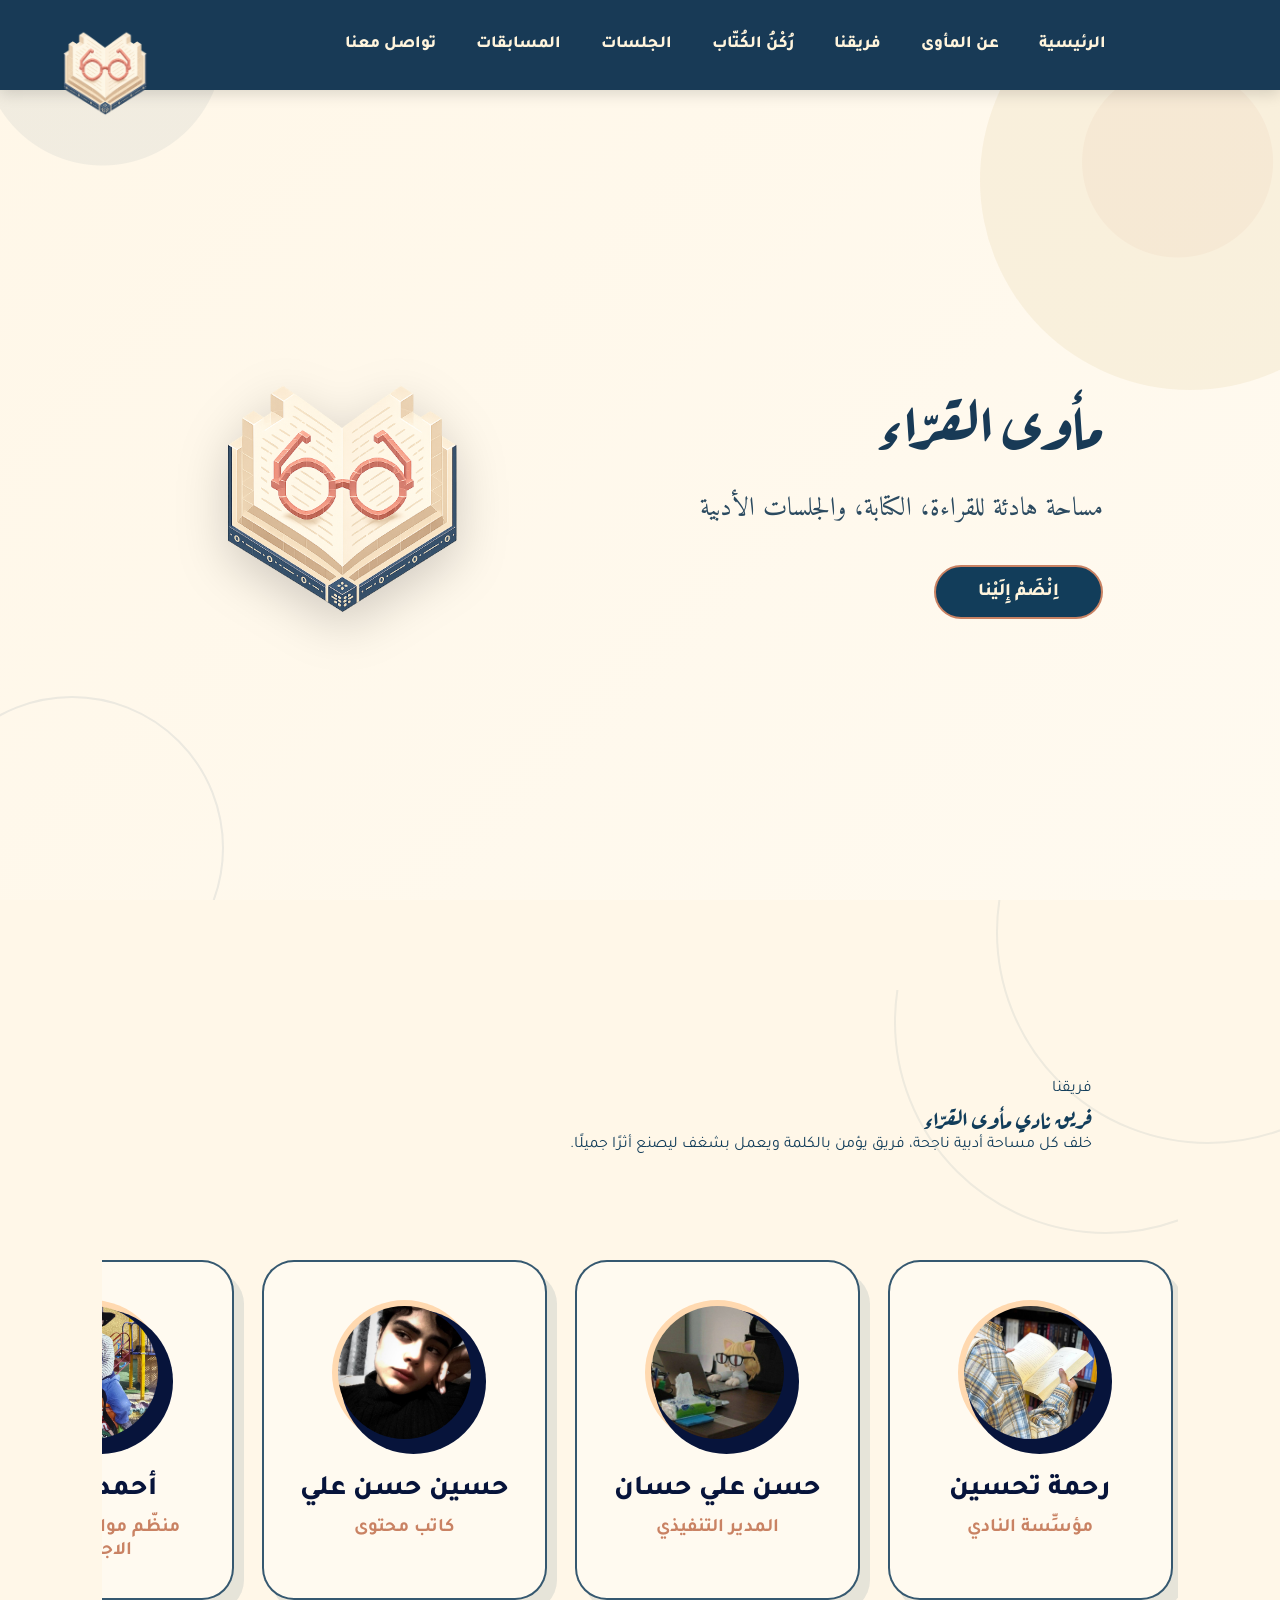
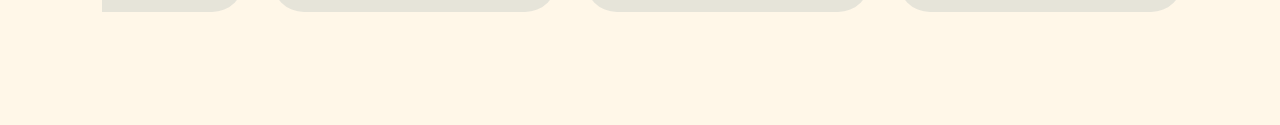
<file: index.html>
<!DOCTYPE html>
<html lang="ar" dir="rtl">
<head>
  <meta charset="UTF-8">
  <meta name="viewport" content="width=device-width, initial-scale=1.0">
  <link rel="stylesheet" href="style.css">
  <link rel="icon" href="logo.png">
  <link href="https://fonts.googleapis.com/css2?family=Aref+Ruqaa:wght@400;700&display=swap" rel="stylesheet">
  <link href="https://fonts.googleapis.com/css2?family=Cairo:wght@500;700&display=swap" rel="stylesheet">
  <link href="https://fonts.googleapis.com/css2?family=Amiri:wght@400;700&display=swap" rel="stylesheet">
  <title>مأوى القرّاء</title>
</head>
<body>
<header>
  <img src="logo.png" alt="شعار مأوى القرّاء" class="logo">
  <nav class="nav" id="navMenu">
    <a href="index.html">الرئيسية</a>
    <a href="about.html">عن المأوى</a>
    <a href="index.html#team">فريقنا</a>
    <a href="writers.html">رُكْنُ الكُتّاب</a>
    <a href="sessions.html">الجلسات</a>
    <a href="competitions.html">المسابقات</a>
    <a href="contact.html">تواصل معنا</a>
  </nav>
</header>
<section class="hero">
  <div class="hero-content">
    <h1>مأوى القرّاء</h1>
    <p>مساحة هادئة للقراءة، الكتابة، والجلسات الأدبية</p>
    <a href="join.html" class="hero-btn">اِنْضَمْ إِلَيْنا</a>
  </div>

  <img src="logo.png" alt="مأوى القراء" class="hero-logo">
</section>
<section class="team-section">
  <div class="team-section" id="team">
    <span>فريقنا</span>
    <h2>فريق نادي مأوى القرّاء</h2>
    <p>
      خلف كل مساحة أدبية ناجحة، فريق يؤمن بالكلمة ويعمل بشغف ليصنع أثرًا جميلًا.
    </p>
  </div>

  <div class="team-slider">

    <div class="team-card">
      <div class="team-img">
        <img src="founder.jpg" alt="عضو الفريق">
      </div>
      <h3>رحمة تحسين</h3>
      <p>مؤسِّسة النادي</p>
    </div>

    <div class="team-card">
      <div class="team-img">
        <img src="حسن.jpg" alt="عضو الفريق">
      </div>
      <h3>حسن علي حسان</h3>
      <p>المدير التنفيذي</p>
    </div>

    <div class="team-card">
      <div class="team-img">
        <img src="photo_2026-06-28_19-36-22.jpg" alt="عضو الفريق">
      </div>
      <h3>حسين حسن علي</h3>
      <p>كاتب محتوى </p>
    </div>

    <div class="team-card">
      <div class="team-img">
        <img src="احمد.jpg" alt="عضو الفريق">
      </div>
      <h3>أحمد قتيبة </h3>
      <p>منظّم مواقع التواصل الاجتماعي </p>
    </div>

    
        <div class="team-card">
 <div class="team-img"><img src="دانة.jpg" alt="عضو الفريق"></div>
      <h3>فاطمة علي</h3>
      <p>مصممة جرافيك</p>
    </div>
        
        <div class="team-card">
 <div class="team-img"><img src="دانة.jpg" alt="عضو الفريق"></div>
      <h3>حسن المندلاوي</h3>
      <p>مسؤول الدراسات والمحتوى</p>
    </div>
        <div class="team-card">
 <div class="team-img"><img src="دانة.jpg" alt="عضو الفريق"></div>
      <h3>دانةحسام</h3>
      <p>كاتبة </p>
    </div>



  </div>
</section>
</body>
</html>
</file>
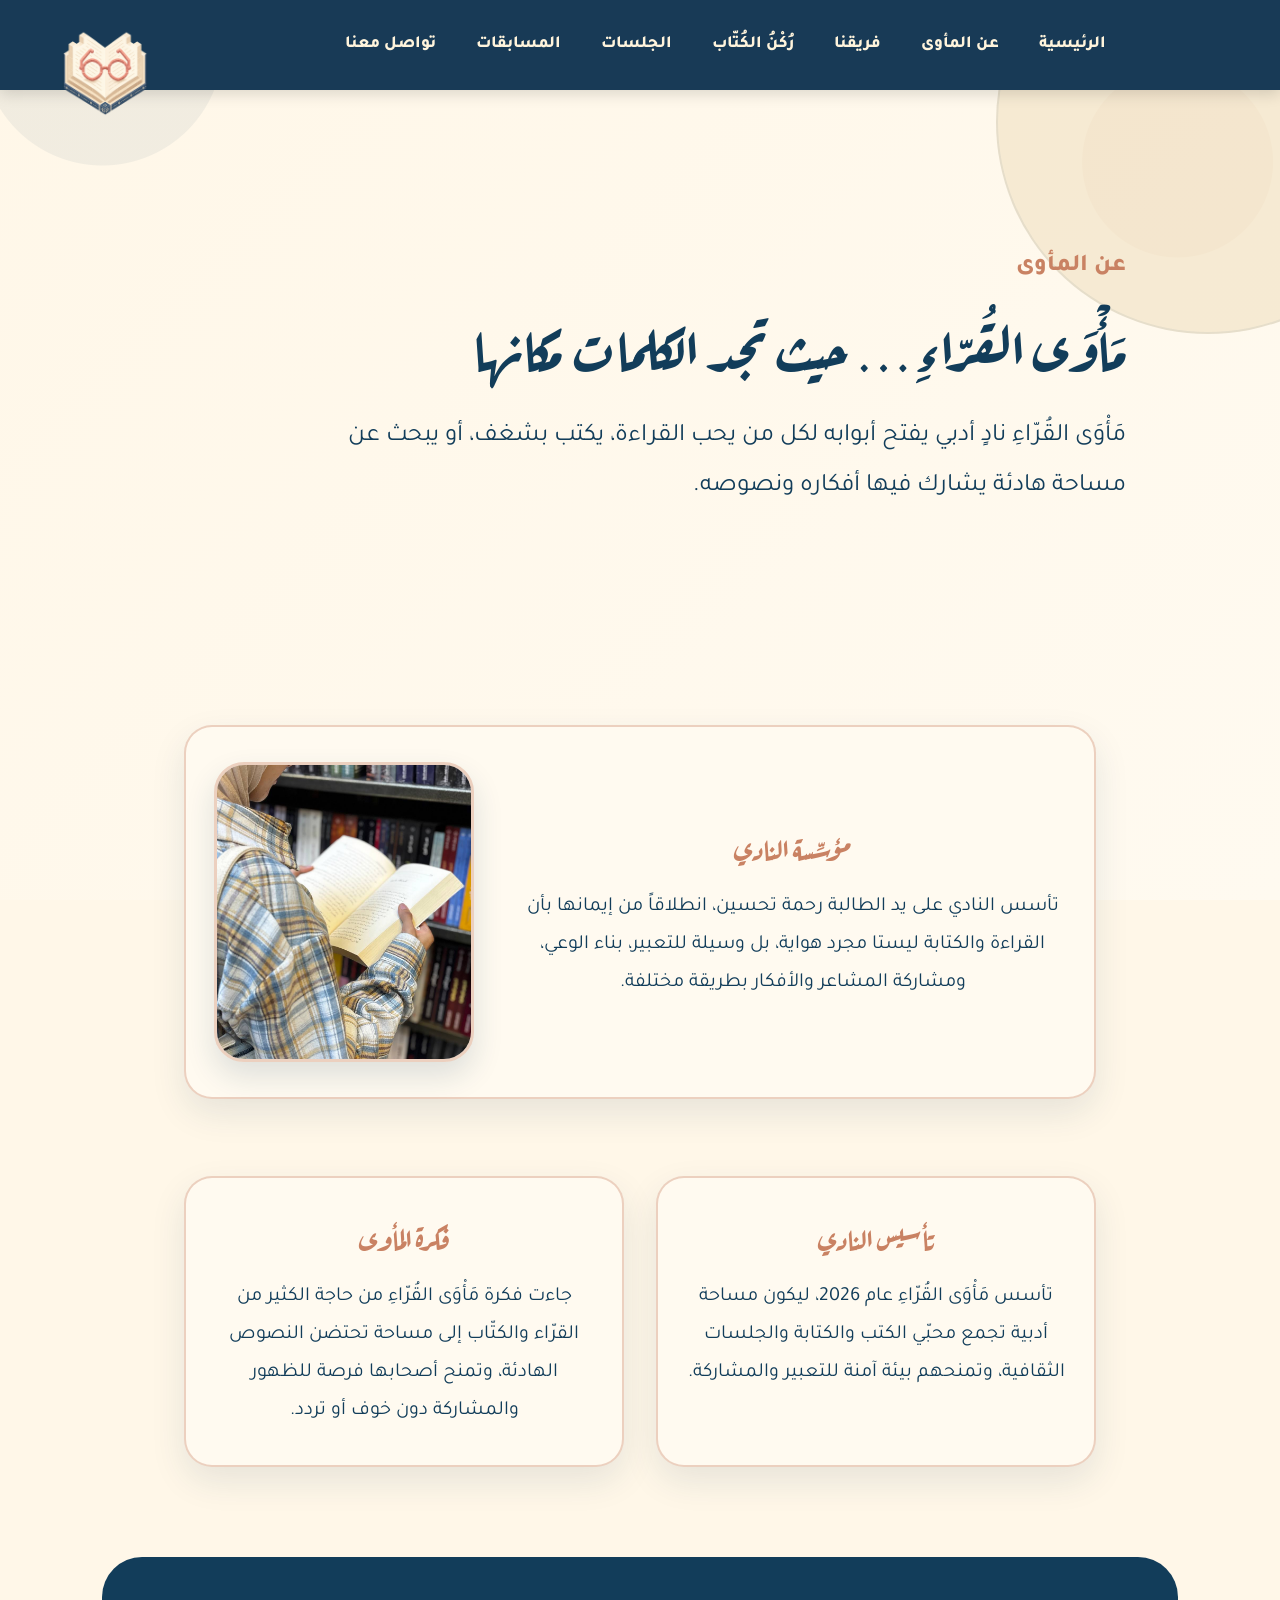
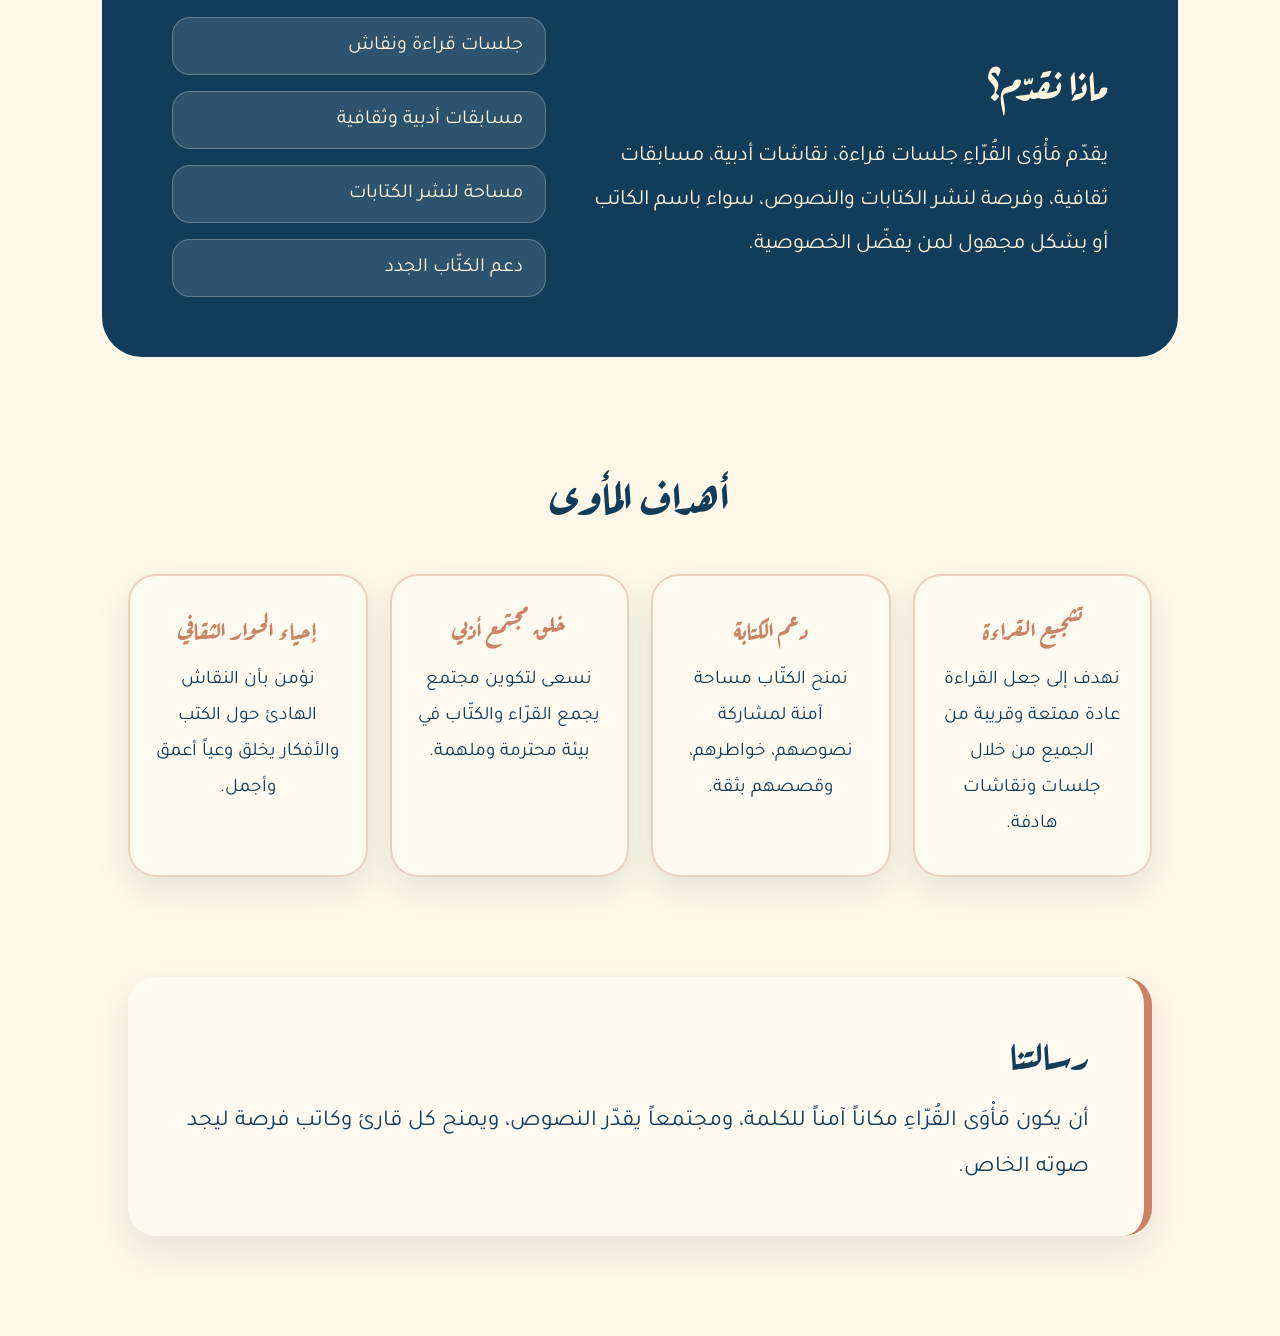
<file: about.html>
<!DOCTYPE html>
<html lang="ar" dir="rtl">
<head>
  <meta charset="UTF-8">
  <meta name="viewport" content="width=device-width, initial-scale=1.0">
  <link rel="stylesheet" href="style.css">
  <link rel="icon" href="logo.png">
  <link href="https://fonts.googleapis.com/css2?family=Aref+Ruqaa:wght@400;700&display=swap" rel="stylesheet">
  <link href="https://fonts.googleapis.com/css2?family=Cairo:wght@500;700&display=swap" rel="stylesheet">
  <link href="https://fonts.googleapis.com/css2?family=Amiri:wght@400;700&display=swap" rel="stylesheet">
  <title>عن المأوى | مأوى القرّاء</title>
</head>
<body>
<header>
  <img src="logo.png" alt="شعار مأوى القرّاء" class="logo">
  <nav class="nav" id="navMenu">
    <a href="index.html">الرئيسية</a>
    <a href="about.html">عن المأوى</a>
    <a href="index.html#team">فريقنا</a>
    <a href="writers.html">رُكْنُ الكُتّاب</a>
    <a href="sessions.html">الجلسات</a>
    <a href="competitions.html">المسابقات</a>
    <a href="contact.html">تواصل معنا</a>
  </nav>
</header>
<main class="about-page-new">
  <section class="about-intro">
    <span>عن المأوى</span>
    <h1>مَأْوَى القُرّاءِ… حيث تجد الكلمات مكانها</h1>
    <p>
      مَأْوَى القُرّاءِ نادٍ أدبي يفتح أبوابه لكل من يحب القراءة،
      يكتب بشغف، أو يبحث عن مساحة هادئة يشارك فيها أفكاره ونصوصه.
    </p>
  </section>

  <section class="about-details">
    <div class="info-card founder-card">
      <div class="founder-text">
        <h2>مؤسِّسة النادي</h2>
        <p>
          تأسس النادي على يد الطالبة رحمة تحسين، انطلاقاً من إيمانها بأن القراءة
          والكتابة ليستا مجرد هواية، بل وسيلة للتعبير، بناء الوعي، ومشاركة المشاعر
          والأفكار بطريقة مختلفة.
        </p>
      </div>
      <div class="founder-photo">
        <img src="founder.jpg" alt="مؤسِّسة النادي">
      </div>
    </div>

    <div class="info-card">
      <h2>تأسيس النادي</h2>
      <p>
        تأسس مَأْوَى القُرّاءِ عام 2026، ليكون مساحة أدبية تجمع محبّي الكتب
        والكتابة والجلسات الثقافية، وتمنحهم بيئة آمنة للتعبير والمشاركة.
      </p>
    </div>

    <div class="info-card">
      <h2>فكرة المأوى</h2>
      <p>
        جاءت فكرة مَأْوَى القُرّاءِ من حاجة الكثير من القرّاء والكتّاب إلى مساحة
        تحتضن النصوص الهادئة، وتمنح أصحابها فرصة للظهور والمشاركة دون خوف أو تردد.
      </p>
    </div>
  </section>

  <section class="club-section">
    <div class="club-text">
      <h2>ماذا نقدّم؟</h2>
      <p>
        يقدّم مَأْوَى القُرّاءِ جلسات قراءة، نقاشات أدبية، مسابقات ثقافية،
        وفرصة لنشر الكتابات والنصوص، سواء باسم الكاتب أو بشكل مجهول لمن
        يفضّل الخصوصية.
      </p>
    </div>

    <div class="club-points">
      <p>جلسات قراءة ونقاش</p>
      <p>مسابقات أدبية وثقافية</p>
      <p>مساحة لنشر الكتابات</p>
      <p>دعم الكتّاب الجدد</p>
    </div>
  </section>

  <section class="goals-new">
    <h2>أهداف المأوى</h2>
    <div class="goals-grid">
      <div class="goal-box">
        <h3>تشجيع القراءة</h3>
        <p>نهدف إلى جعل القراءة عادة ممتعة وقريبة من الجميع من خلال جلسات ونقاشات هادفة.</p>
      </div>
      <div class="goal-box">
        <h3>دعم الكتابة</h3>
        <p>نمنح الكتّاب مساحة آمنة لمشاركة نصوصهم، خواطرهم، وقصصهم بثقة.</p>
      </div>
      <div class="goal-box">
        <h3>خلق مجتمع أدبي</h3>
        <p>نسعى لتكوين مجتمع يجمع القرّاء والكتّاب في بيئة محترمة وملهمة.</p>
      </div>
      <div class="goal-box">
        <h3>إحياء الحوار الثقافي</h3>
        <p>نؤمن بأن النقاش الهادئ حول الكتب والأفكار يخلق وعياً أعمق وأجمل.</p>
      </div>
    </div>
  </section>

  <section class="about-message">
    <h2>رسالتنا</h2>
    <p>
      أن يكون مَأْوَى القُرّاءِ مكاناً آمناً للكلمة، ومجتمعاً يقدّر النصوص،
      ويمنح كل قارئ وكاتب فرصة ليجد صوته الخاص.
    </p>
  </section>
</main>
</body>
</html>
</file>
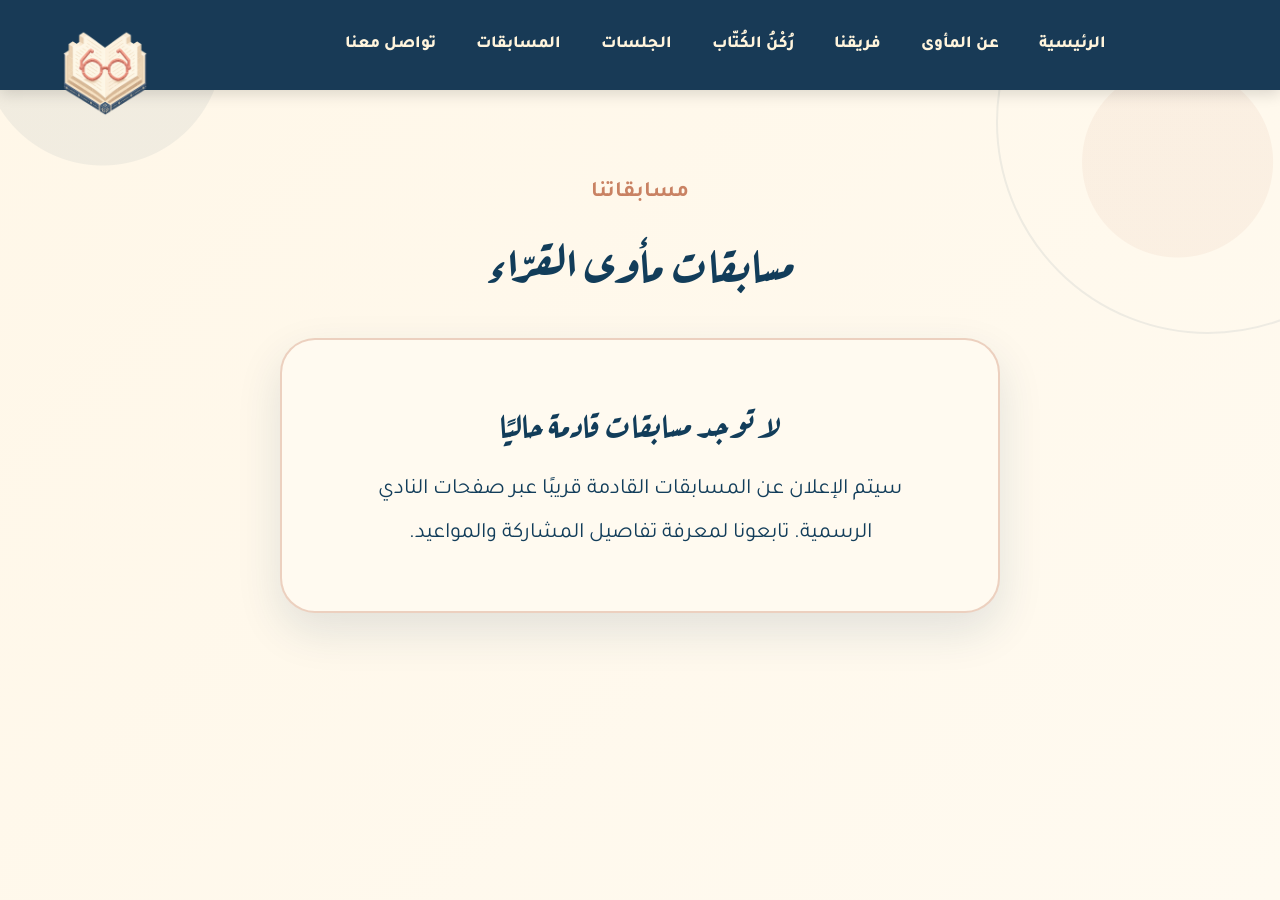
<file: competitions.html>
<!DOCTYPE html>
<html lang="ar" dir="rtl">
<head>
  <meta charset="UTF-8">
  <meta name="viewport" content="width=device-width, initial-scale=1.0">
  <link rel="stylesheet" href="style.css">
  <link rel="icon" href="logo.png">
  <link href="https://fonts.googleapis.com/css2?family=Aref+Ruqaa:wght@400;700&display=swap" rel="stylesheet">
  <link href="https://fonts.googleapis.com/css2?family=Cairo:wght@500;700&display=swap" rel="stylesheet">
  <link href="https://fonts.googleapis.com/css2?family=Amiri:wght@400;700&display=swap" rel="stylesheet">
  <title>المسابقات | مأوى القرّاء</title>
</head>
<body>
<header>
  <img src="logo.png" alt="شعار مأوى القرّاء" class="logo">

  <nav class="nav" id="navMenu">
    <a href="index.html">الرئيسية</a>
    <a href="about.html">عن المأوى</a>
    <a href="index.html#team">فريقنا</a>
    <a href="writers.html">رُكْنُ الكُتّاب</a>
    <a href="sessions.html">الجلسات</a>
    <a href="competitions.html">المسابقات</a>
    <a href="contact.html">تواصل معنا</a>
  </nav>
</header>
<section class="page-section">
  <span class="section-label">مسابقاتنا</span>
  <h1>مسابقات مأوى القرّاء</h1>
  <div class="empty-card">
    <h2>لا توجد مسابقات قادمة حاليًا</h2>
    <p>سيتم الإعلان عن المسابقات القادمة قريبًا عبر صفحات النادي الرسمية. تابعونا لمعرفة تفاصيل المشاركة والمواعيد.</p>
  </div>
</section>
</body>
</html>
</file>
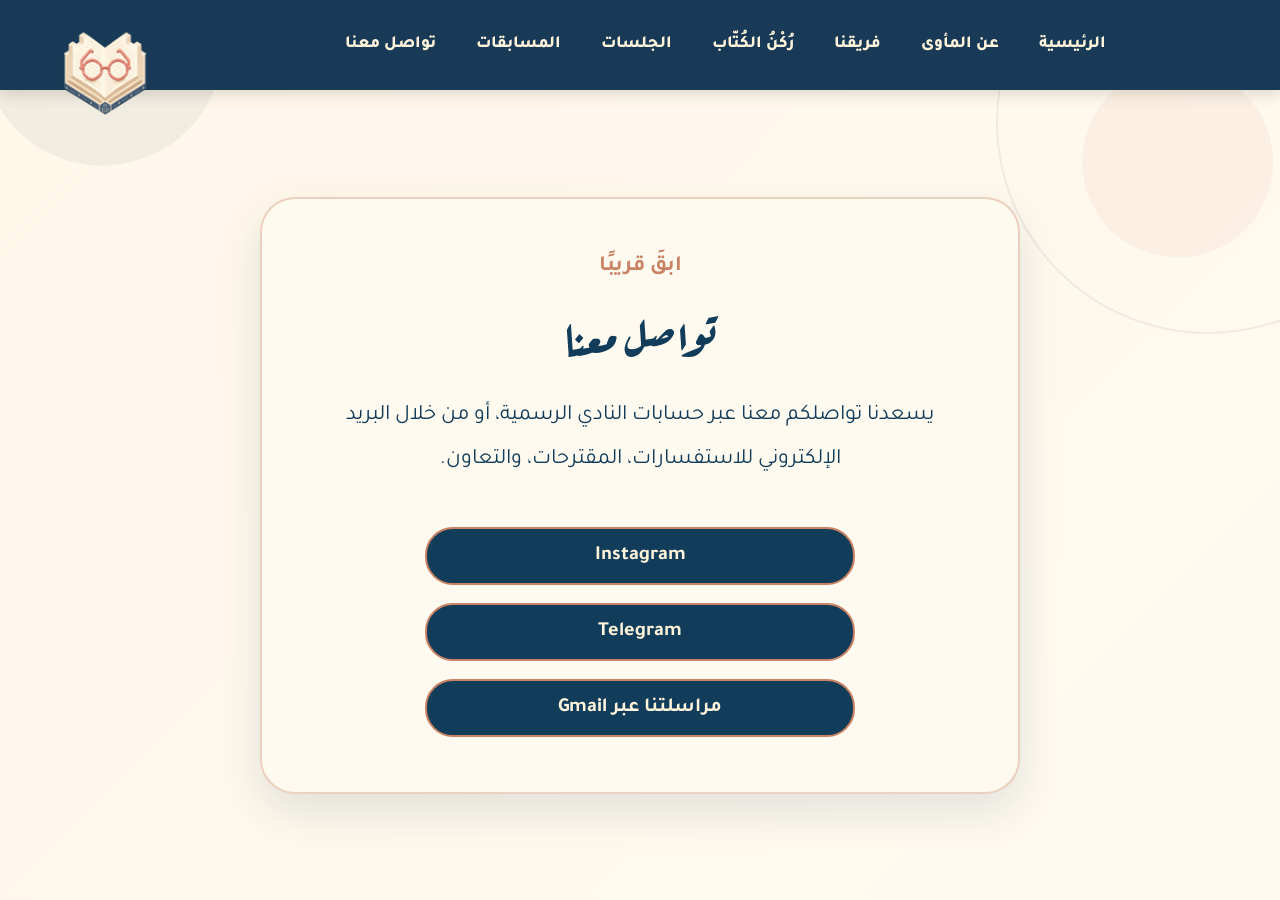
<file: contact.html>
<!DOCTYPE html>
<html lang="ar" dir="rtl">
<head>
  <meta charset="UTF-8">
  <meta name="viewport" content="width=device-width, initial-scale=1.0">
  <link rel="stylesheet" href="style.css">
  <link rel="icon" href="logo.png">
  <link href="https://fonts.googleapis.com/css2?family=Aref+Ruqaa:wght@400;700&display=swap" rel="stylesheet">
  <link href="https://fonts.googleapis.com/css2?family=Cairo:wght@500;700&display=swap" rel="stylesheet">
  <link href="https://fonts.googleapis.com/css2?family=Amiri:wght@400;700&display=swap" rel="stylesheet">
  <title>تواصل معنا | مأوى القرّاء</title>
</head>
<body>
<header>
  <img src="logo.png" alt="شعار مأوى القرّاء" class="logo">

 

  <nav class="nav" id="navMenu">
    <a href="index.html">الرئيسية</a>
    <a href="about.html">عن المأوى</a>
    <a href="index.html#team">فريقنا</a>
    <a href="writers.html">رُكْنُ الكُتّاب</a>
    <a href="sessions.html">الجلسات</a>
    <a href="competitions.html">المسابقات</a>
    <a href="contact.html">تواصل معنا</a>
  </nav>
</header>
<section class="contact-page">
  <div class="contact-card">
    <span class="section-label">ابقَ قريبًا</span>
    <h1>تواصل معنا</h1>
    <p>يسعدنا تواصلكم معنا عبر حسابات النادي الرسمية، أو من خلال البريد الإلكتروني للاستفسارات، المقترحات، والتعاون.</p>
    <div class="contact-links">
      <a href="https://www.instagram.com/mawa.alqurra?igsh=MW9sb20ycXo4eDF2Mg==" target="_blank" rel="noopener noreferrer">Instagram</a>
      <a href="https://t.me/mawaalqwraa" target="_blank" rel="noopener noreferrer">Telegram</a>
      <a href="https://mail.google.com/mail/?view=cm&fs=1&to=mawyalqra@gmail.com" target="_blank" rel="noopener noreferrer">مراسلتنا عبر Gmail</a>
    </div>
  </div>
</section>
</body>
</html>
</file>
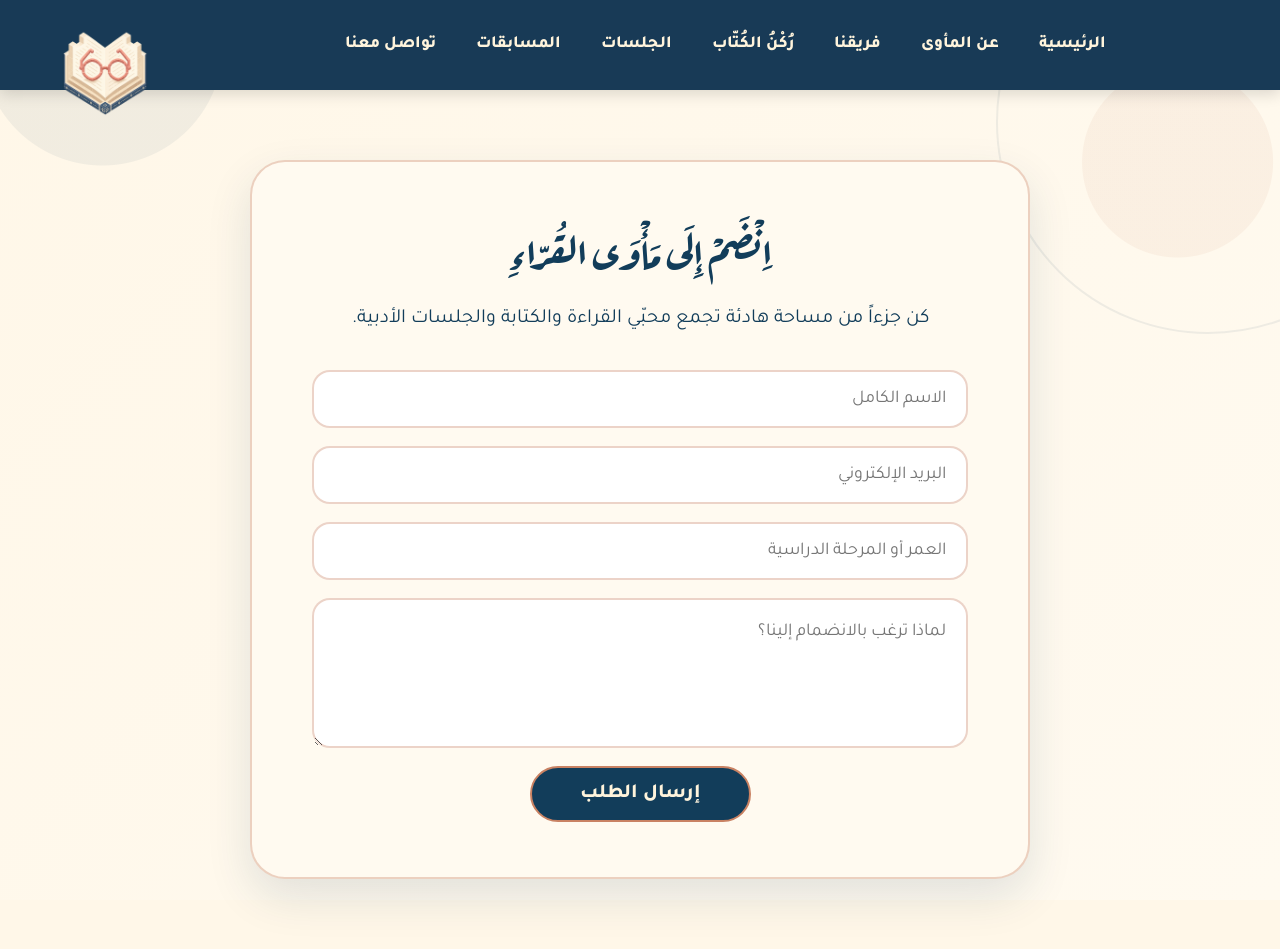
<file: join.html>
<!DOCTYPE html>
<html lang="ar" dir="rtl">
<head>
  <meta charset="UTF-8">
  <meta name="viewport" content="width=device-width, initial-scale=1.0">
  <link rel="stylesheet" href="style.css">
  <link rel="icon" href="logo.png">
  <link href="https://fonts.googleapis.com/css2?family=Aref+Ruqaa:wght@400;700&display=swap" rel="stylesheet">
  <link href="https://fonts.googleapis.com/css2?family=Cairo:wght@500;700&display=swap" rel="stylesheet">
  <link href="https://fonts.googleapis.com/css2?family=Amiri:wght@400;700&display=swap" rel="stylesheet">
  <title>انضم إلينا | مأوى القرّاء</title>
</head>
<body>
<header>
  <img src="logo.png" alt="شعار مأوى القرّاء" class="logo">

  <nav class="nav" id="navMenu">
    <a href="index.html">الرئيسية</a>
    <a href="about.html">عن المأوى</a>
    <a href="index.html#team">فريقنا</a>
    <a href="writers.html">رُكْنُ الكُتّاب</a>
    <a href="sessions.html">الجلسات</a>
    <a href="competitions.html">المسابقات</a>
    <a href="contact.html">تواصل معنا</a>
  </nav>
</header>
<section class="join-page">
  <div class="join-card">
    <h1>اِنْضَمْ إِلَى مَأْوَى القُرّاءِ</h1>
    <p>كن جزءاً من مساحة هادئة تجمع محبّي القراءة والكتابة والجلسات الأدبية.</p>

    <form action="https://formspree.io/f/mzdqwgrj" method="POST" class="join-form" id="joinForm">
      <input type="text" name="name" placeholder="الاسم الكامل" required>
      <input type="email" name="email" placeholder="البريد الإلكتروني" required>
      <input type="text" name="age_stage" placeholder="العمر أو المرحلة الدراسية">
      <textarea name="reason" placeholder="لماذا ترغب بالانضمام إلينا؟" required></textarea>
      <button type="submit">إرسال الطلب</button>
    </form>
  </div>
</section>
<script>
  const form = document.getElementById("joinForm");
  form.addEventListener("submit", async function (event) {
    event.preventDefault();
    const data = new FormData(form);
    try {
      const response = await fetch(form.action, {
        method: form.method,
        body: data,
        headers: { "Accept": "application/json" }
      });
      if (response.ok) {
        window.location.href = "thanks.html";
      } else {
        alert("صار خطأ بالإرسال، جرّب مرة ثانية.");
      }
    } catch (error) {
      alert("تأكد من الاتصال بالإنترنت وجرّب مرة ثانية.");
    }
  });
</script>
</body>
</html>
</file>
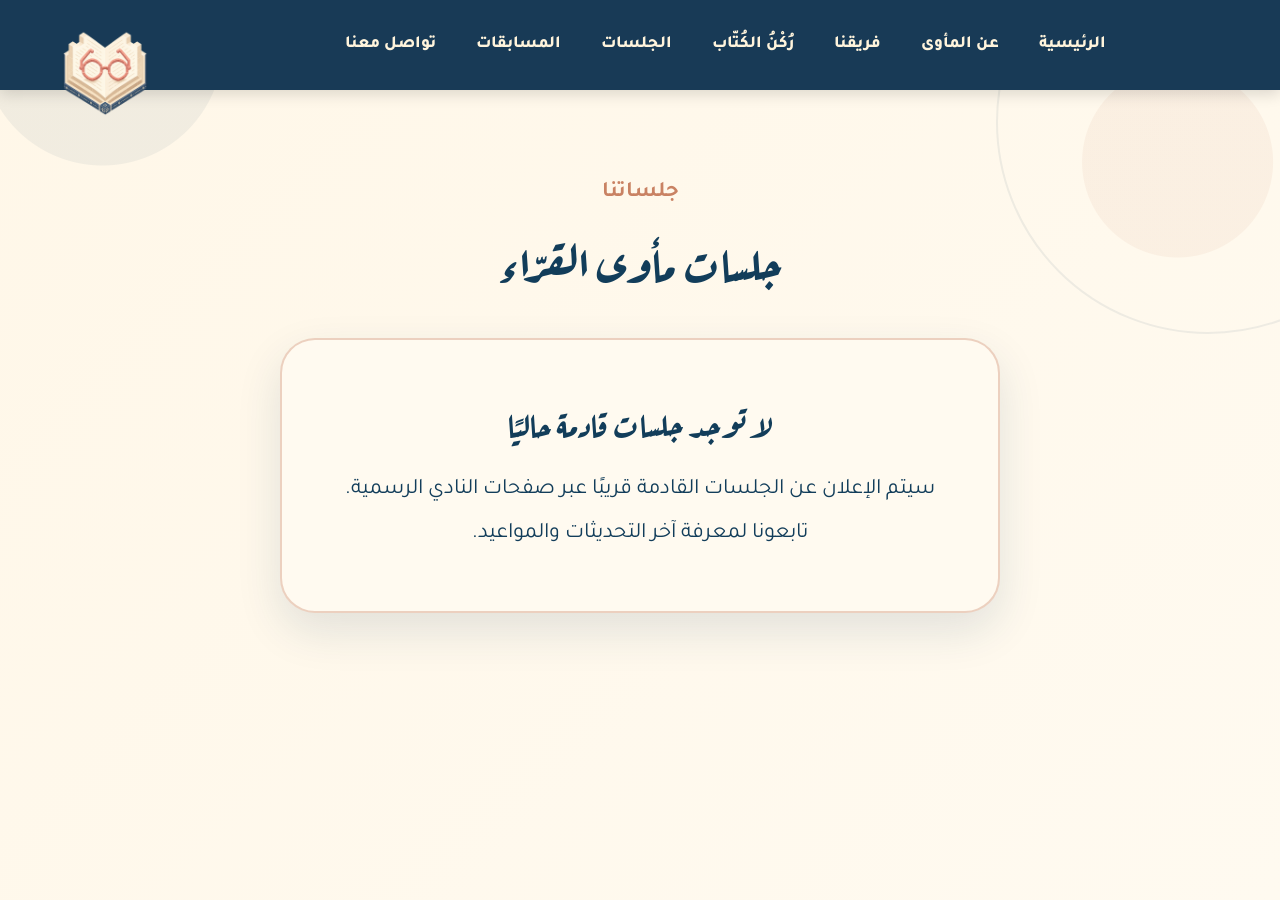
<file: sessions.html>
<!DOCTYPE html>
<html lang="ar" dir="rtl">
<head>
  <meta charset="UTF-8">
  <meta name="viewport" content="width=device-width, initial-scale=1.0">
  <link rel="stylesheet" href="style.css">
  <link rel="icon" href="logo.png">
  <link href="https://fonts.googleapis.com/css2?family=Aref+Ruqaa:wght@400;700&display=swap" rel="stylesheet">
  <link href="https://fonts.googleapis.com/css2?family=Cairo:wght@500;700&display=swap" rel="stylesheet">
  <link href="https://fonts.googleapis.com/css2?family=Amiri:wght@400;700&display=swap" rel="stylesheet">
  <title>الجلسات | مأوى القرّاء</title>
</head>
<body>
<header>
  <img src="logo.png" alt="شعار مأوى القرّاء" class="logo">



  <nav class="nav" id="navMenu">
    <a href="index.html">الرئيسية</a>
    <a href="about.html">عن المأوى</a>
    <a href="index.html#team">فريقنا</a>
    <a href="writers.html">رُكْنُ الكُتّاب</a>
    <a href="sessions.html">الجلسات</a>
    <a href="competitions.html">المسابقات</a>
    <a href="contact.html">تواصل معنا</a>
  </nav>
</header>
<section class="page-section">
  <span class="section-label">جلساتنا</span>
  <h1>جلسات مأوى القرّاء</h1>
  <div class="empty-card">
    <h2>لا توجد جلسات قادمة حاليًا</h2>
    <p>سيتم الإعلان عن الجلسات القادمة قريبًا عبر صفحات النادي الرسمية. تابعونا لمعرفة آخر التحديثات والمواعيد.</p>
  </div>
</section>
</body>
</html>
</file>
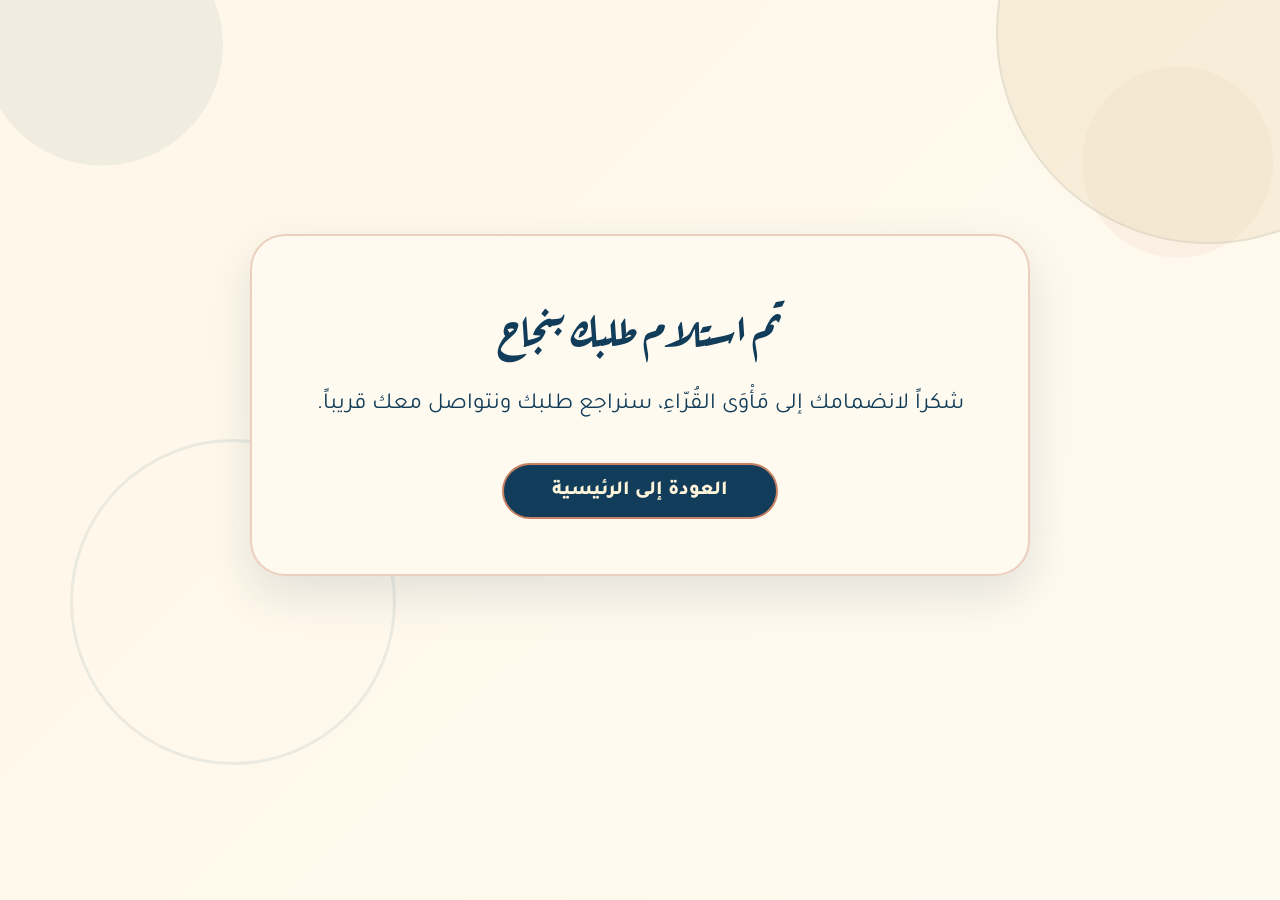
<file: thanks.html>
<!DOCTYPE html>
<html lang="ar" dir="rtl">
<head>
  <meta charset="UTF-8">
  <meta name="viewport" content="width=device-width, initial-scale=1.0">
  <link rel="stylesheet" href="style.css">
  <link rel="icon" href="logo.png">
  <link href="https://fonts.googleapis.com/css2?family=Aref+Ruqaa:wght@400;700&display=swap" rel="stylesheet">
  <link href="https://fonts.googleapis.com/css2?family=Cairo:wght@500;700&display=swap" rel="stylesheet">
  <link href="https://fonts.googleapis.com/css2?family=Amiri:wght@400;700&display=swap" rel="stylesheet">
  <title>تم استلام الطلب | مأوى القرّاء</title>
</head>
<body>
<section class="thanks-page">
  <div class="thanks-card">
    <h1>تم استلام طلبك بنجاح</h1>
    <p>شكراً لانضمامك إلى مَأْوَى القُرّاءِ، سنراجع طلبك ونتواصل معك قريباً.</p>
    <a href="index.html" class="thanks-btn">العودة إلى الرئيسية</a>
  </div>
</section>
</body>
</html>
</file>
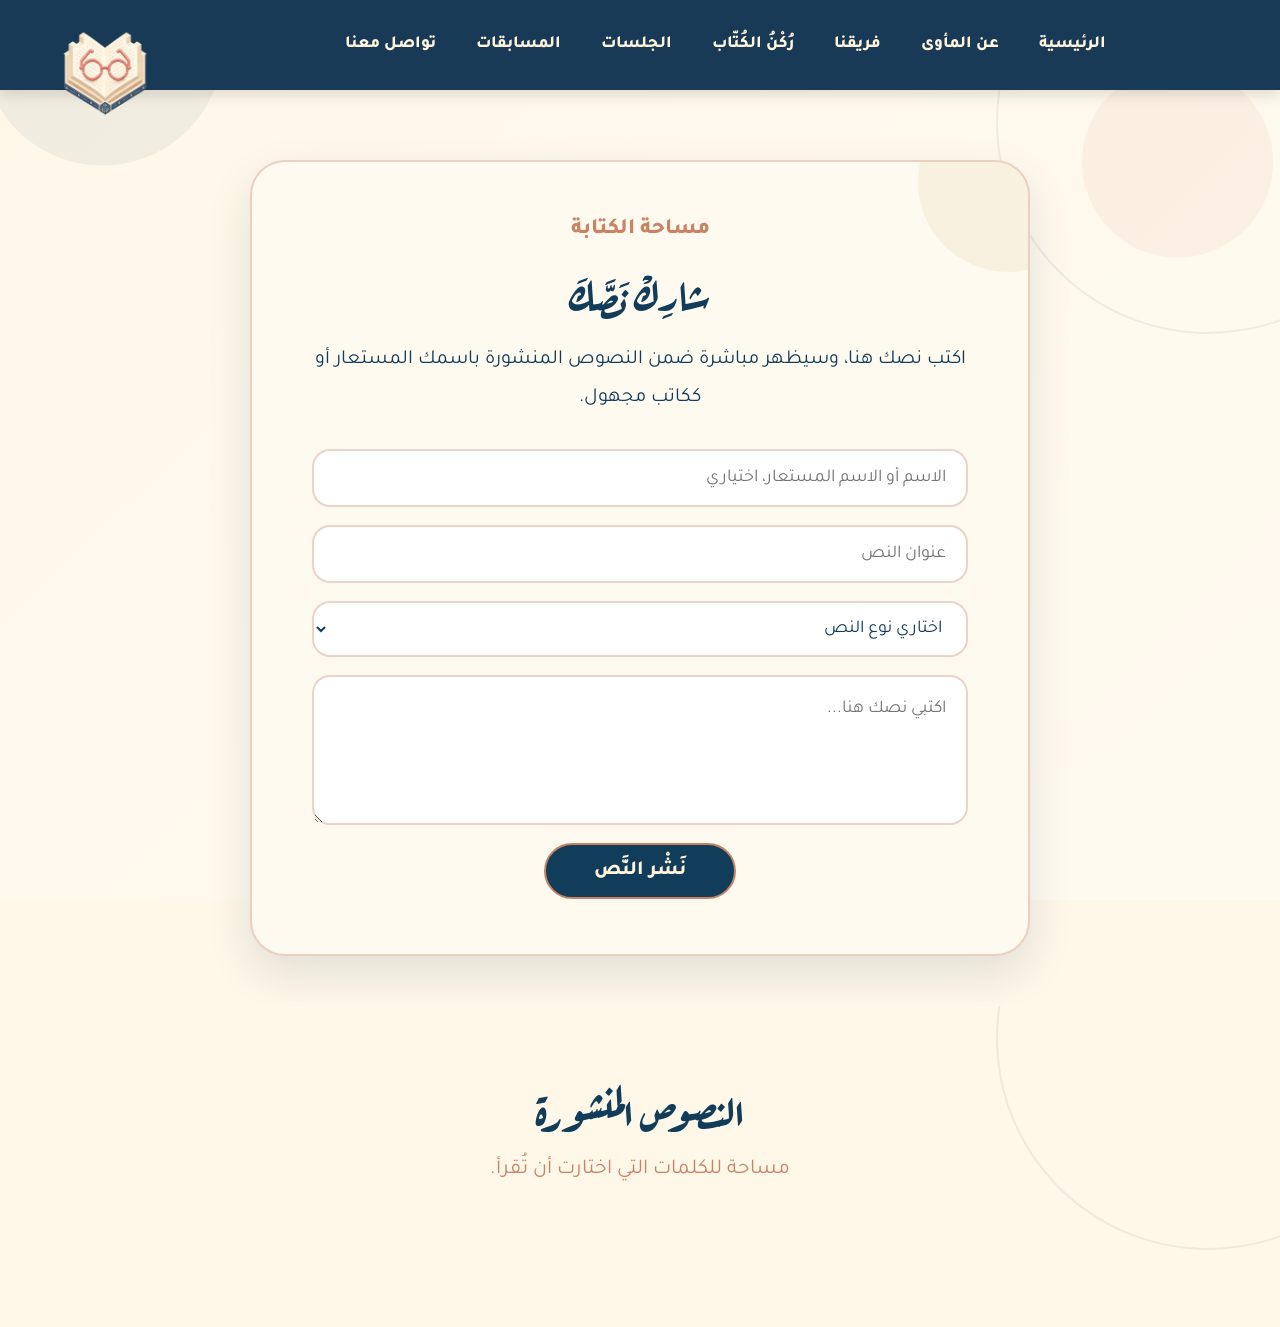
<file: writers.html>
<!DOCTYPE html>
<html lang="ar" dir="rtl">
<head>
  <meta charset="UTF-8">
  <meta name="viewport" content="width=device-width, initial-scale=1.0">
  <link rel="stylesheet" href="style.css">
  <link rel="icon" href="logo.png">
  <link href="https://fonts.googleapis.com/css2?family=Aref+Ruqaa:wght@400;700&display=swap" rel="stylesheet">
  <link href="https://fonts.googleapis.com/css2?family=Cairo:wght@500;700&display=swap" rel="stylesheet">
  <link href="https://fonts.googleapis.com/css2?family=Amiri:wght@400;700&display=swap" rel="stylesheet">
  <title>رُكن الكُتّاب | مأوى القرّاء</title>
</head>
<body>
<header>
  <img src="logo.png" alt="شعار مأوى القرّاء" class="logo">

  <nav class="nav" id="navMenu">
    <a href="index.html">الرئيسية</a>
    <a href="about.html">عن المأوى</a>
    <a href="index.html#team">فريقنا</a>
    <a href="writers.html">رُكْنُ الكُتّاب</a>
    <a href="sessions.html">الجلسات</a>
    <a href="competitions.html">المسابقات</a>
    <a href="contact.html">تواصل معنا</a>
  </nav>
</header>
<section class="writers-form-section">
  <div class="writers-card">
    <span class="writers-label">مساحة الكتابة</span>
    <h2>شارِكْ نَصَّكَ</h2>
    <p class="form-note">اكتب نصك هنا، وسيظهر مباشرة ضمن النصوص المنشورة باسمك المستعار أو ككاتب مجهول.</p>

    <form action="https://script.google.com/macros/s/AKfycbz_4dl74wwGJNg7Px55PQThcOVlphTNqeyLHWkUSCcijJsogxmTL6QuRQ0bZ3r3wue8/exec" method="POST" class="writers-form" id="writersForm">
      <input type="text" name="writer" placeholder="الاسم أو الاسم المستعار، اختياري">
      <input type="text" name="title" placeholder="عنوان النص" required>
      <select name="type" required>
        <option value="">اختاري نوع النص</option>
        <option value="خاطرة">خاطرة</option>
        <option value="شعر">شعر</option>
        <option value="قصة قصيرة">قصة قصيرة</option>
        <option value="رسالة">رسالة</option>
        <option value="اقتباس">اقتباس</option>
      </select>
      <textarea name="content" placeholder="اكتبي نصك هنا..." required></textarea>
      <button type="submit">نَشْر النَّص</button>
    </form>
  </div>
</section>

<section class="published-writings">
  <h2>النصوص المنشورة</h2>
  <p class="published-note">مساحة للكلمات التي اختارت أن تُقرأ.</p>
  <div class="writings-list" id="writingsList"></div>
</section>

<script>
  const writersForm = document.getElementById("writersForm");
  const scriptURL = "https://script.google.com/macros/s/AKfycbz_4dl74wwGJNg7Px55PQThcOVlphTNqeyLHWkUSCcijJsogxmTL6QuRQ0bZ3r3wue8/exec";

  writersForm.addEventListener("submit", async function (event) {
    event.preventDefault();
    const data = new FormData(writersForm);
    try {
      await fetch(scriptURL, { method: "POST", body: data, mode: "no-cors" });
      writersForm.reset();
      alert("تم نشر النص بنجاح");
      setTimeout(loadWritings, 1000);
    } catch (error) {
      alert("صار خطأ، جرّبي مرة ثانية.");
    }
  });

  async function loadWritings() {
    try {
      const response = await fetch(scriptURL);
      const writings = await response.json();
      const writingsList = document.getElementById("writingsList");
      writingsList.innerHTML = "";
      writings.forEach(function (item) {
        const card = document.createElement("div");
        card.className = "writing-card";
        card.innerHTML = `
          <span class="writing-type">${item.type}</span>
          <h3>${item.title}</h3>
          <p>${item.content}</p>
          <small>بقلم: ${item.writer || "كاتب مجهول"}</small>
        `;
        writingsList.appendChild(card);
      });
    } catch (error) {
      console.error(error);
    }
  }

  loadWritings();
</script>
</body>
</html>
</file>
<file: style.css>
@import url('https://fonts.googleapis.com/css2?family=Aref+Ruqaa:wght@400;700&family=Amiri:wght@400;700&family=Cairo:wght@400;600;700;800&family=Tajawal:wght@400;500;700;800&display=swap');

:root {
  --blue: #123d5a;
  --blue-dark: #0f3048;
  --blue-header: #183a56;
  --cream: #fff7e8;
  --cream-light: #fffaf0;
  --cream-text: #fff4dc;
  --gold: #f4e6c8;
  --peach: #c98263;
  --peach-light: #d89a7a;
  --text: #2b4a60;
  --border: rgba(201, 130, 99, 0.35);
  --shadow: rgba(18, 61, 90, 0.12);
}

* {
  margin: 0;
  padding: 0;
  box-sizing: border-box;
}

html {
  scroll-behavior: smooth;
}

body {
  background-color: var(--cream);
  color: var(--blue);
  direction: rtl;
  font-family: 'Tajawal', sans-serif;
}

body,
input,
select,
textarea,
button,
a {
  font-family: 'Tajawal', sans-serif;
}

h1,
h2,
h3,
.writers-card h2,
.published-writings h2,
.writing-card h3 {
  font-family: 'Aref Ruqaa', serif;
}

a {
  text-decoration: none;
}

img {
  max-width: 100%;
  display: block;
}

header {
  width: 100%;
  height: 90px;
  background-color: var(--blue-header);
  display: flex;
  align-items: center;
  justify-content: center;
  position: relative;
  box-shadow: 0 4px 14px rgba(0, 0, 0, 0.14);
  overflow: visible;
  z-index: 20;
}

.logo {
  width: 140px;
  height: auto;
  position: absolute;
  left: 55px;
  top: 15px;
  z-index: 10;
}

.nav {
  display: flex;
  align-items: center;
  justify-content: center;
  gap: 70px;
}

.nav a {
  color: var(--cream-text);
  font-size: 18px;
  font-weight: 800;
  transition: 0.3s ease;
}

.nav a:hover,
.nav a:focus {
  color: #d98b6f;
  transform: translateY(-3px);
  outline: none;
}

.nav button:focus {
  border: 2px solid var(--peach-light);
  outline: none;
}

.hero {
  min-height: calc(100vh - 90px);
  background: linear-gradient(135deg, #f8f0e3, #fff9ee);
  display: flex;
  align-items: center;
  justify-content: space-around;
  gap: 45px;
  direction: rtl;
  position: relative;
  overflow: hidden;
  padding: 60px 8%;
}

.hero::before {
  content: '';
  position: absolute;
  width: 420px;
  height: 420px;
  background-color: rgba(232, 214, 176, 0.28);
  border-radius: 50%;
  top: -120px;
  right: -120px;
}

.hero::after {
  content: '';
  position: absolute;
  width: 300px;
  height: 300px;
  border: 2px solid rgba(24, 58, 86, 0.08);
  border-radius: 50%;
  bottom: -100px;
  left: -80px;
}

.hero-content {
  position: relative;
  z-index: 2;
  text-align: right;
}

.hero-content h1 {
  color: var(--blue-header);
  font-size: 62px;
  margin-bottom: 18px;
}

.hero-content p {
  color: var(--text);
  font-family: 'Amiri', serif;
  font-size: 26px;
  font-weight: 400;
  line-height: 1.8;
  margin-bottom: 32px;
}

.hero-content button,
.hero-btn {
  display: inline-block;
  background-color: var(--blue);
  color: var(--cream-text);
  border: 2px solid var(--peach);
  padding: 14px 42px;
  border-radius: 30px;
  font-size: 18px;
  font-weight: 800;
  cursor: pointer;
  transition: 0.3s ease;
}

.hero-content button:hover,
.hero-btn:hover {
  background-color: var(--blue-dark);
  transform: translateY(-3px);
}

.hero-logo {
  width: 330px;
  position: relative;
  z-index: 2;
  filter: drop-shadow(0 15px 25px rgba(0, 0, 0, 0.18));
}

.join-page,
.thanks-page {
  min-height: calc(100vh - 90px);
  background-color: var(--cream);
  display: flex;
  align-items: center;
  justify-content: center;
  padding: 70px 10%;
  direction: rtl;
  position: relative;
  overflow: hidden;
}

.join-card,
.thanks-card,
.writers-card {
  width: 100%;
  max-width: 780px;
  background-color: var(--cream-light);
  border: 2px solid var(--border);
  border-radius: 35px;
  padding: 55px 60px;
  text-align: center;
  box-shadow: 0 18px 45px var(--shadow);
  position: relative;
  z-index: 1;
}

.join-label,
.writers-label {
  display: inline-block;
  color: var(--peach);
  font-size: 22px;
  font-weight: 800;
  margin-bottom: 15px;
}

.join-card h1,
.writers-card h2 {
  color: var(--blue);
  font-size: 42px;
  margin-bottom: 18px;
}

.join-card p,
.form-note {
  color: var(--blue);
  font-size: 20px;
  line-height: 1.9;
  margin-bottom: 32px;
}

.join-form,
.writers-form {
  display: flex;
  flex-direction: column;
  gap: 18px;
}

.join-form input,
.join-form textarea,
.writers-form input,
.writers-form select,
.writers-form textarea {
  width: 100%;
  padding: 16px 20px;
  border: 2px solid var(--border);
  border-radius: 18px;
  background-color: #fff;
  color: var(--blue);
  font-size: 18px;
  outline: none;
  direction: rtl;
}

.join-form textarea,
.writers-form textarea {
  min-height: 150px;
  resize: vertical;
  line-height: 1.8;
}

.join-form input:focus,
.join-form textarea:focus,
.writers-form input:focus,
.writers-form select:focus,
.writers-form textarea:focus {
  border-color: var(--peach);
  box-shadow: 0 0 0 4px rgba(201, 130, 99, 0.12);
}

.join-form button,
.writers-form button,
.thanks-btn {
  align-self: center;
  display: inline-block;
  background-color: var(--blue);
  color: var(--cream-text);
  border: 2px solid var(--peach);
  padding: 14px 48px;
  border-radius: 30px;
  font-size: 20px;
  font-weight: 800;
  cursor: pointer;
  transition: 0.3s ease;
}

.join-form button:hover,
.writers-form button:hover,
.thanks-btn:hover {
  background-color: var(--blue-dark);
  transform: translateY(-3px);
  box-shadow: 0 8px 20px rgba(18, 61, 90, 0.15);
}

.thanks-page::before,
.about-hero::before {
  content: '';
  position: absolute;
  width: 420px;
  height: 420px;
  border-radius: 50%;
  background-color: rgba(238, 222, 190, 0.45);
  top: 40px;
  right: 80px;
  z-index: 0;
}

.thanks-page::after,
.about-hero::after {
  content: '';
  position: absolute;
  width: 320px;
  height: 320px;
  border: 3px solid rgba(18, 61, 90, 0.08);
  border-radius: 50%;
  bottom: 45px;
  left: 70px;
  z-index: 0;
}

.thanks-icon {
  width: 75px;
  height: 75px;
  margin: 0 auto 25px;
  background-color: var(--blue);
  color: var(--cream-text);
  border: 2px solid var(--peach);
  border-radius: 50%;
  display: flex;
  align-items: center;
  justify-content: center;
  font-size: 42px;
  font-weight: 800;
}

.thanks-card h1 {
  color: var(--blue);
  font-size: 44px;
  margin-bottom: 22px;
}

.thanks-card p {
  color: var(--blue);
  font-size: 23px;
  line-height: 2;
  margin-bottom: 35px;
}

.about-hero {
  min-height: calc(100vh - 90px);
  background-color: var(--cream);
  display: flex;
  align-items: center;
  justify-content: space-between;
  gap: 45px;
  padding: 80px 10%;
  direction: rtl;
  position: relative;
  overflow: hidden;
}

.about-text {
  width: 55%;
  position: relative;
  z-index: 1;
}

.about-text span,
.about-intro span {
  display: inline-block;
  color: var(--peach);
  font-size: 24px;
  font-weight: 800;
  margin-bottom: 18px;
}

.about-text h1 {
  color: var(--blue);
  font-size: 52px;
  line-height: 1.5;
  margin-bottom: 25px;
}

.about-text p {
  color: var(--blue);
  font-size: 24px;
  line-height: 2;
  max-width: 760px;
}

.about-image {
  width: 38%;
  display: flex;
  justify-content: center;
  position: relative;
  z-index: 1;
}

.about-image img {
  width: 360px;
  filter: drop-shadow(0 18px 30px rgba(18, 61, 90, 0.12));
}

.about-goals,
.published-writings,
.writers-form-section {
  background-color: var(--cream);
  padding: 70px 10% 100px;
  text-align: center;
  direction: rtl;
}

.about-goals h2,
.published-writings h2 {
  color: var(--blue);
  font-size: 44px;
  margin-bottom: 45px;
}

.goals-container,
.writings-list {
  display: grid;
  grid-template-columns: repeat(3, 1fr);
  gap: 28px;
}

.goal-card,
.writing-card,
.info-card,
.goal-box {
  background-color: var(--cream-light);
  border: 2px solid var(--border);
  border-radius: 28px;
  padding: 35px 28px;
  box-shadow: 0 14px 35px rgba(18, 61, 90, 0.10);
  transition: 0.3s ease;
}

.goal-card:hover,
.writing-card:hover,
.info-card:hover {
  transform: translateY(-7px);
  box-shadow: 0 20px 45px rgba(18, 61, 90, 0.14);
}

.goal-card h3,
.writing-type,
.writing-card small,
.info-card h2,
.goal-box h3 {
  color: var(--peach);
  font-weight: 800;
}

.goal-card h3,
.writing-card h3 {
  font-size: 28px;
  margin-bottom: 16px;
}

.goal-card p,
.writing-card p,
.info-card p,
.goal-box p {
  color: var(--blue);
  font-size: 19px;
  line-height: 1.9;
}

.about-page-new {
  background-color: var(--cream);
  color: var(--blue);
  direction: rtl;
  overflow: hidden;
}

.about-intro {
  min-height: calc(75vh - 90px);
  padding: 100px 12%;
  display: flex;
  flex-direction: column;
  justify-content: center;
  position: relative;
}

.about-intro::before {
  content: '';
  position: absolute;
  width: 520px;
  height: 520px;
  border-radius: 50%;
  background-color: rgba(238, 222, 190, 0.55);
  left: -120px;
  top: 40px;
}

.about-intro h1,
.about-intro p,
.about-intro span {
  position: relative;
  z-index: 1;
}

.about-intro h1 {
  max-width: 850px;
  font-size: 58px;
  line-height: 1.5;
  margin-bottom: 25px;
}

.about-intro p {
  max-width: 850px;
  font-size: 25px;
  line-height: 2;
}

.about-details {
  padding: 50px 10% 90px;
  display: grid;
  grid-template-columns: repeat(2, minmax(300px, 440px));
  justify-content: center;
  gap: 32px;
}

.info-card h2 {
  font-size: 32px;
  margin-bottom: 20px;
  text-align: center;
}

.info-card p {
  text-align: center;
}

.club-section {
  background-color: var(--blue);
  color: var(--cream-text);
  margin: 0 8%;
  border-radius: 40px;
  padding: 60px 70px;
  display: flex;
  align-items: center;
  justify-content: space-between;
  gap: 45px;
}

.club-text {
  width: 55%;
}

.club-text h2 {
  font-size: 42px;
  margin-bottom: 22px;
}

.club-text p {
  font-size: 22px;
  line-height: 2;
}

.club-points {
  width: 40%;
  display: grid;
  grid-template-columns: 1fr;
  gap: 16px;
}

.club-points p {
  background-color: rgba(255, 250, 240, 0.12);
  border: 1px solid rgba(255, 250, 240, 0.25);
  border-radius: 18px;
  padding: 16px 22px;
  font-size: 20px;
}

.goals-new {
  padding: 100px 10%;
  text-align: center;
}

.goals-new h2 {
  font-size: 46px;
  margin-bottom: 45px;
}

.goals-grid {
  display: grid;
  grid-template-columns: repeat(4, 1fr);
  gap: 22px;
}

.goal-box {
  padding: 32px 25px;
}

.goal-box h3 {
  font-size: 25px;
  margin-bottom: 16px;
}

.about-message {
  margin: 0 10% 100px;
  background-color: var(--cream-light);
  border-right: 8px solid var(--peach);
  border-radius: 28px;
  padding: 45px 55px;
  box-shadow: 0 16px 38px rgba(18, 61, 90, 0.10);
}

.about-message h2 {
  font-size: 38px;
  margin-bottom: 18px;
}

.about-message p {
  font-size: 23px;
  line-height: 2;
}

.founder-card {
  grid-column: 1 / -1;
  max-width: 980px;
  margin: 0 auto 45px;
  display: flex;
  align-items: center;
  justify-content: center;
  gap: 45px;
  padding: 45px 55px;
  text-align: right;
}

.founder-photo {
  width: 260px;
  height: 300px;
  flex-shrink: 0;
  border-radius: 30px;
  overflow: hidden;
  border: 3px solid var(--border);
  box-shadow: 0 14px 30px rgba(18, 61, 90, 0.14);
}

.founder-photo img {
  width: 100%;
  height: 100%;
  object-fit: cover;
  object-position: center;
}

.founder-text {
  max-width: 560px;
}

.founder-text h2 {
  color: var(--peach);
  font-size: 34px;
  margin-bottom: 20px;
}

.founder-text p {
  color: var(--blue);
  font-size: 21px;
  line-height: 2;
}

.published-writings {
  padding-top: 70px;
}

.published-writings h2 {
  margin-bottom: 12px;
}

.published-note {
  color: var(--peach);
  font-size: 21px;
  margin-bottom: 45px;
}

.writing-card {
  text-align: right;
}

.writing-type {
  display: inline-block;
  font-size: 18px;
  margin-bottom: 14px;
}

.writing-card p {
  margin-bottom: 20px;
  white-space: pre-line;
}

.writing-card small {
  font-size: 16px;
}

.writers-form-section {
  padding-bottom: 50px;
  display: flex;
  justify-content: center;
}

.writers-card {
  overflow: hidden;
}

.writers-card::before {
  content: '';
  position: absolute;
  width: 180px;
  height: 180px;
  border-radius: 50%;
  background-color: rgba(238, 222, 190, 0.35);
  top: -70px;
  right: -70px;
}

.writers-card > * {
  position: relative;
  z-index: 1;
}

@media (max-width: 1000px) {
  header {
    height: auto;
    min-height: 90px;
    padding: 18px 20px;
  }

  .logo {
    position: static;
    width: 115px;
    margin-left: 25px;
  }

  .nav {
    gap: 28px;
    flex-wrap: wrap;
  }

  .hero,
  .about-hero,
  .club-section,
  .founder-card {
    flex-direction: column;
    text-align: center;
  }

  .hero-content,
  .about-text {
    text-align: center;
  }

  .about-text,
  .about-image,
  .club-text,
  .club-points {
    width: 100%;
  }

  .goals-container,
  .writings-list,
  .goals-grid {
    grid-template-columns: repeat(2, 1fr);
  }
}

@media (max-width: 650px) {
  .nav {
    gap: 16px;
  }

  .nav a {
    font-size: 15px;
  }

  .hero-content h1,
  .about-intro h1 {
    font-size: 40px;
  }

  .hero-content p,
  .about-intro p,
  .about-text p,
  .thanks-card p {
    font-size: 19px;
  }

  .join-card,
  .thanks-card,
  .writers-card,
  .about-message,
  .club-section,
  .founder-card {
    padding: 35px 25px;
  }

  .goals-container,
  .writings-list,
  .goals-grid,
  .about-details {
    grid-template-columns: 1fr;
  }
}
.page-section {
  min-height: calc(100vh - 90px);
  background-color: #fff7e8;
  padding: 90px 10%;
  text-align: center;
  direction: rtl;
}

.section-label {
  display: inline-block;
  color: #c98263;
  font-size: 22px;
  font-weight: bold;
  margin-bottom: 16px;
}

.page-section h1,
.contact-card h1 {
  color: #123d5a;
  font-size: 48px;
  margin-bottom: 22px;
}

.page-section > p,
.contact-card p {
  color: #123d5a;
  font-size: 22px;
  line-height: 2;
  max-width: 850px;
  margin: 0 auto 45px;
}

.cards-grid {
  display: grid;
  grid-template-columns: repeat(3, 1fr);
  gap: 28px;
  margin-top: 35px;
}

.info-card {
  background-color: #fffaf0;
  border: 2px solid rgba(201, 130, 99, 0.35);
  border-radius: 28px;
  padding: 35px 28px;
  box-shadow: 0 14px 35px rgba(18, 61, 90, 0.10);
  transition: 0.3s;
}

.info-card:hover {
  transform: translateY(-7px);
}

.info-card h2 {
  color: #c98263;
  font-size: 30px;
  margin-bottom: 18px;
}

.info-card p {
  color: #123d5a;
  font-size: 20px;
  line-height: 1.9;
}

.contact-page {
  min-height: calc(100vh - 90px);
  background-color: #fff7e8;
  display: flex;
  justify-content: center;
  align-items: center;
  padding: 80px 10%;
  direction: rtl;
}

.contact-card {
  width: 100%;
  max-width: 760px;
  background-color: #fffaf0;
  border: 2px solid rgba(201, 130, 99, 0.35);
  border-radius: 35px;
  padding: 55px 60px;
  text-align: center;
  box-shadow: 0 18px 45px rgba(18, 61, 90, 0.12);
}

.contact-form {
  display: flex;
  flex-direction: column;
  gap: 18px;
}

.contact-form input,
.contact-form textarea {
  width: 100%;
  padding: 16px 20px;
  border: 2px solid rgba(201, 130, 99, 0.35);
  border-radius: 18px;
  background-color: #fff;
  color: #123d5a;
  font-size: 18px;
  outline: none;
  direction: rtl;
  font-family: 'Tajawal', sans-serif;
}

.contact-form textarea {
  min-height: 150px;
  resize: none;
  line-height: 1.8;
}

.contact-form input:focus,
.contact-form textarea:focus {
  border-color: #c98263;
  box-shadow: 0 0 0 4px rgba(201, 130, 99, 0.12);
}

.contact-form button {
  align-self: center;
  background-color: #123d5a;
  color: #fff4dc;
  border: 2px solid #c98263;
  padding: 14px 48px;
  border-radius: 30px;
  font-size: 20px;
  font-weight: bold;
  cursor: pointer;
  transition: 0.3s;
}

.contact-form button:hover {
  background-color: #0f3048;
  transform: translateY(-3px);
}

@media (max-width: 900px) {
  .cards-grid {
    grid-template-columns: 1fr;
  }

  .page-section h1,
  .contact-card h1 {
    font-size: 38px;
  }

  .page-section > p,
  .contact-card p {
    font-size: 20px;
  }
}
.empty-card {
  max-width: 720px;
  margin: 40px auto 0;
  background-color: #fffaf0;
  border: 2px solid rgba(201, 130, 99, 0.35);
  border-radius: 35px;
  padding: 55px 60px;
  text-align: center;
  box-shadow: 0 18px 45px rgba(18, 61, 90, 0.12);
}

.empty-card h2 {
  color: #123d5a;
  font-size: 34px;
  margin-bottom: 20px;
}

.empty-card p {
  color: #123d5a;
  font-size: 22px;
  line-height: 2;
}

.contact-links {
  display: flex;
  flex-direction: column;
  gap: 18px;
  margin-top: 35px;
  align-items: center;
}

.contact-links a {
  width: 100%;
  max-width: 430px;
  text-decoration: none;
  background-color: #123d5a;
  color: #fff4dc;
  border: 2px solid #c98263;
  border-radius: 28px;
  padding: 15px 25px;
  font-size: 20px;
  font-weight: bold;
  transition: 0.3s;
  font-family: 'Tajawal', sans-serif;
}

.contact-links a:hover {
  background-color: #0f3048;
  transform: translateY(-3px);
  box-shadow: 0 8px 20px rgba(18, 61, 90, 0.15);
}
.team-section {
  background-color: #fff7e8;
  padding: 90px 8%;
  direction: rtl;
  overflow: hidden;
}

.team-heading {
  text-align: center;
  margin-bottom: 55px;
}

.team-heading span {
  display: inline-block;
  color: #c98263;
  font-size: 22px;
  font-weight: 800;
  margin-bottom: 12px;
}

.team-heading h2 {
  color: #123d5a;
  font-size: 48px;
  margin-bottom: 15px;
  font-family: 'Aref Ruqaa', serif;
}

.team-heading p {
  color: #2b4a60;
  font-size: 21px;
  line-height: 1.9;
  max-width: 720px;
  margin: 0 auto;
}

.team-slider {
  display: flex;
  gap: 28px;
  overflow-x: auto;
  scroll-snap-type: x mandatory;
  padding: 15px 5px 35px;
}

.team-slider::-webkit-scrollbar {
  height: 8px;
}

.team-slider::-webkit-scrollbar-track {
  background-color: rgba(18, 61, 90, 0.08);
  border-radius: 20px;
}

.team-slider::-webkit-scrollbar-thumb {
  background-color: #c98263;
  border-radius: 20px;
}

.team-card {
  min-width: 285px;
  background-color: #fffaf0;
  border: 2px solid rgba(18, 61, 90, 0.85);
  border-radius: 32px;
  padding: 38px 25px 35px;
  text-align: center;
  box-shadow: 10px 12px 0 rgba(18, 61, 90, 0.10);
  scroll-snap-align: center;
  transition: 0.3s ease;
}

.team-card:hover {
  transform: translateY(-8px);
  box-shadow: 12px 16px 0 rgba(18, 61, 90, 0.13);
}

.team-img {
  width: 145px;
  height: 145px;
  margin: 0 auto 28px;
  border-radius: 50%;
  padding: 6px;
  background-color: #ffd9b0;
  position: relative;
}

.team-img::after {
  content: "";
  position: absolute;
  width: 100%;
  height: 100%;
  background-color: #07143b;
  border-radius: 50%;
  right: -9px;
  bottom: -9px;
  z-index: 0;
}

.team-img img {
  width: 100%;
  height: 100%;
  object-fit: cover;
  object-position: center;
  border-radius: 50%;
  position: relative;
  z-index: 1;
}

.empty-photo {
  background: linear-gradient(135deg, #ffe2b6, #e26f58);
}

.empty-photo::before {
  content: "";
  width: 100%;
  height: 100%;
  background-color: #e96b56;
  border-radius: 50%;
  display: block;
  position: relative;
  z-index: 1;
}

.team-card h3 {
  color: #07143b;
  font-size: 28px;
  margin-bottom: 10px;
  font-family: 'Tajawal', sans-serif;
  font-weight: 800;
}

.team-card p {
  color: #c98263;
  font-size: 19px;
  font-weight: 700;
}

@media (max-width: 768px) {
  .team-section {
    padding: 70px 6%;
  }

  .team-heading h2 {
    font-size: 38px;
  }

  .team-card {
    min-width: 250px;
  }

  .team-img {
    width: 125px;
    height: 125px;
  }
}
/* خلفية موحدة لكل صفحات الموقع */
body {
  background-color: #fff7e8;
  background-image:
    radial-gradient(circle at 8% 5%, rgba(18, 61, 90, 0.06) 0 120px, transparent 121px),
    radial-gradient(circle at 92% 18%, rgba(201, 130, 99, 0.08) 0 95px, transparent 96px),
    linear-gradient(135deg, #fff7e8, #fffaf0);
  background-attachment: fixed;
}

/* نخلي السكشنات تاخذ نفس الخلفية وما تختلف */
.hero,
.about-page-new,
.about-intro,
.about-details,
.goals-new,
.page-section,
.contact-page,
.join-page,
.thanks-page,
.writers-form-section,
.published-writings,
.team-section {
  background: transparent !important;
}

/* زخرفة ناعمة موحدة للصفحات الداخلية */
.page-section,
.contact-page,
.join-page,
.thanks-page,
.writers-form-section,
.published-writings,
.about-intro,
.team-section {
  position: relative;
  overflow: hidden;
}

.page-section::before,
.contact-page::before,
.join-page::before,
.thanks-page::before,
.writers-form-section::before,
.published-writings::before,
.about-intro::before,
.team-section::before {
  content: "";
  position: absolute;
  width: 420px;
  height: 420px;
  border: 2px solid rgba(18, 61, 90, 0.07);
  border-radius: 50%;
  top: -180px;
  right: -140px;
  z-index: 0;
}

.page-section > *,
.contact-page > *,
.join-page > *,
.thanks-page > *,
.writers-form-section > *,
.published-writings > *,
.about-intro > *,
.team-section > * {
  position: relative;
  z-index: 1;
}
.team-icon-link {
  width: 42px;
  height: 42px;
  background-color: #fff4dc;
  color: #123d5a !important;
  border: 2px solid #c98263;
  border-radius: 50%;
  display: flex;
  align-items: center;
  justify-content: center;
  font-size: 22px !important;
  transition: 0.3s ease;
}

.team-icon-link:hover {
  background-color: #c98263;
  color: #fff4dc !important;
  transform: translateY(-3px);
}
.logo {
  width: 120px;
  height: auto;
  position: absolute;
  left: 45px;
  top: 12px;
  z-index: 10;
}

.nav {
  display: flex;
  gap: 40px;
  align-items: center;
  justify-content: center;
  padding-left: 170px;
}

.nav a {
  font-size: 17px;
  font-weight: 800;
}
.menu-toggle {
  display: none !important;
}
/* ===== أبسط ترتيب للهيدر على الموبايل ===== */

header {
  background-color: #183a56 !important;
}

@media (max-width: 768px) {
  header {
    width: 100% !important;
    height: auto !important;
    min-height: 125px !important;
    padding: 14px 10px 16px !important;
    display: flex !important;
    flex-direction: column !important;
    align-items: center !important;
    justify-content: center !important;
    gap: 12px !important;
    background-color: #183a56 !important;
    overflow: visible !important;
  }

  .logo {
    position: static !important;
    width: 85px !important;
    height: auto !important;
    margin: 0 auto !important;
    left: auto !important;
    top: auto !important;
  }

  .nav {
    width: 100% !important;
    display: flex !important;
    flex-direction: row !important;
    flex-wrap: nowrap !important;
    justify-content: flex-start !important;
    align-items: center !important;
    gap: 10px !important;
    padding: 8px 10px !important;
    margin: 0 !important;
    overflow-x: auto !important;
    overflow-y: hidden !important;
    white-space: nowrap !important;
    background: transparent !important;
    box-shadow: none !important;
    scrollbar-width: none !important;
  }

  .nav::-webkit-scrollbar {
    display: none !important;
  }

  .nav a {
    flex: 0 0 auto !important;
    display: inline-block !important;
    width: auto !important;
    padding: 9px 16px !important;
    border-radius: 25px !important;
    background-color: rgba(255, 244, 220, 0.12) !important;
    color: #fff4dc !important;
    font-size: 15px !important;
    font-weight: 800 !important;
    text-align: center !important;
    text-decoration: none !important;
    transform: none !important;
  }

  .nav a:hover {
    background-color: rgba(201, 130, 99, 0.35) !important;
    transform: none !important;
  }

  .hero {
    min-height: auto !important;
    padding: 55px 8% 70px !important;
    flex-direction: column !important;
    text-align: center !important;
  }

  .hero-content {
    text-align: center !important;
  }

  .hero-content h1 {
    font-size: 42px !important;
  }

  .hero-content p {
    font-size: 20px !important;
    line-height: 1.8 !important;
  }

  .hero-logo {
    width: 210px !important;
  }
}
</file>
